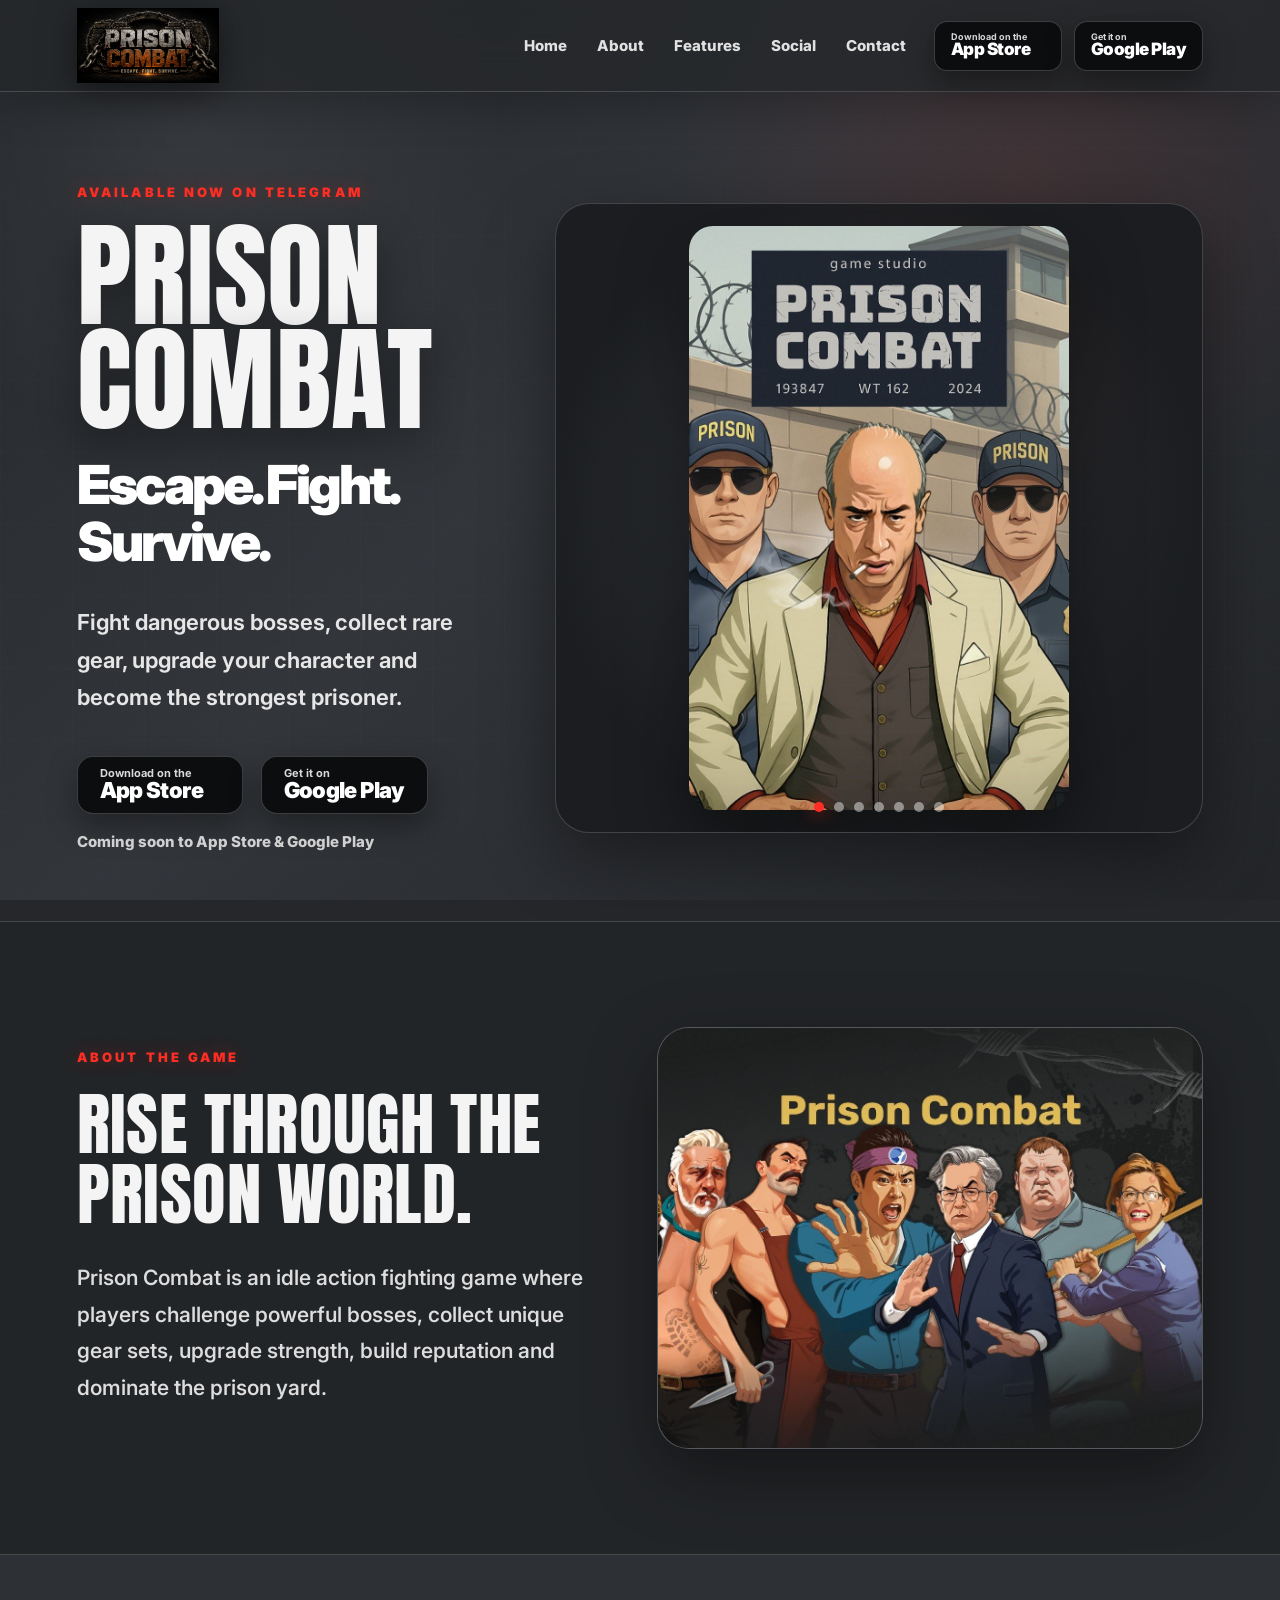
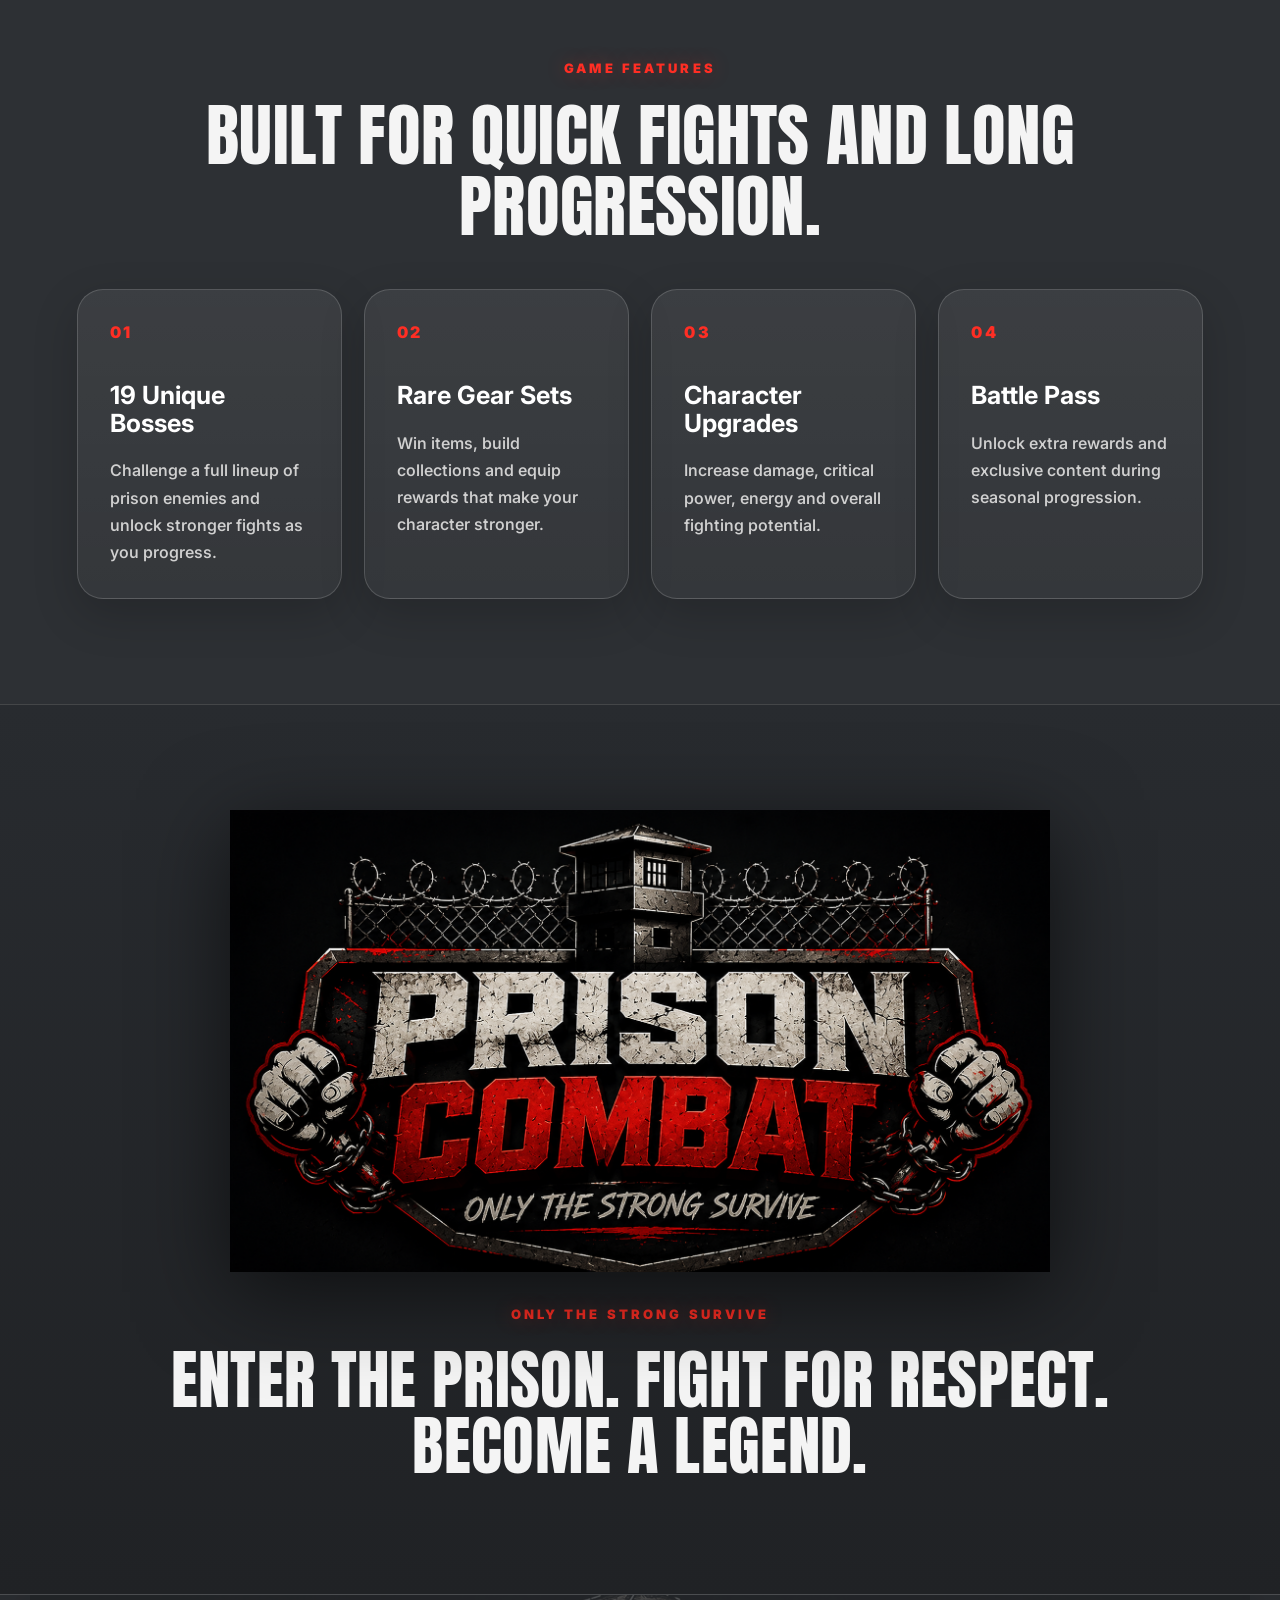
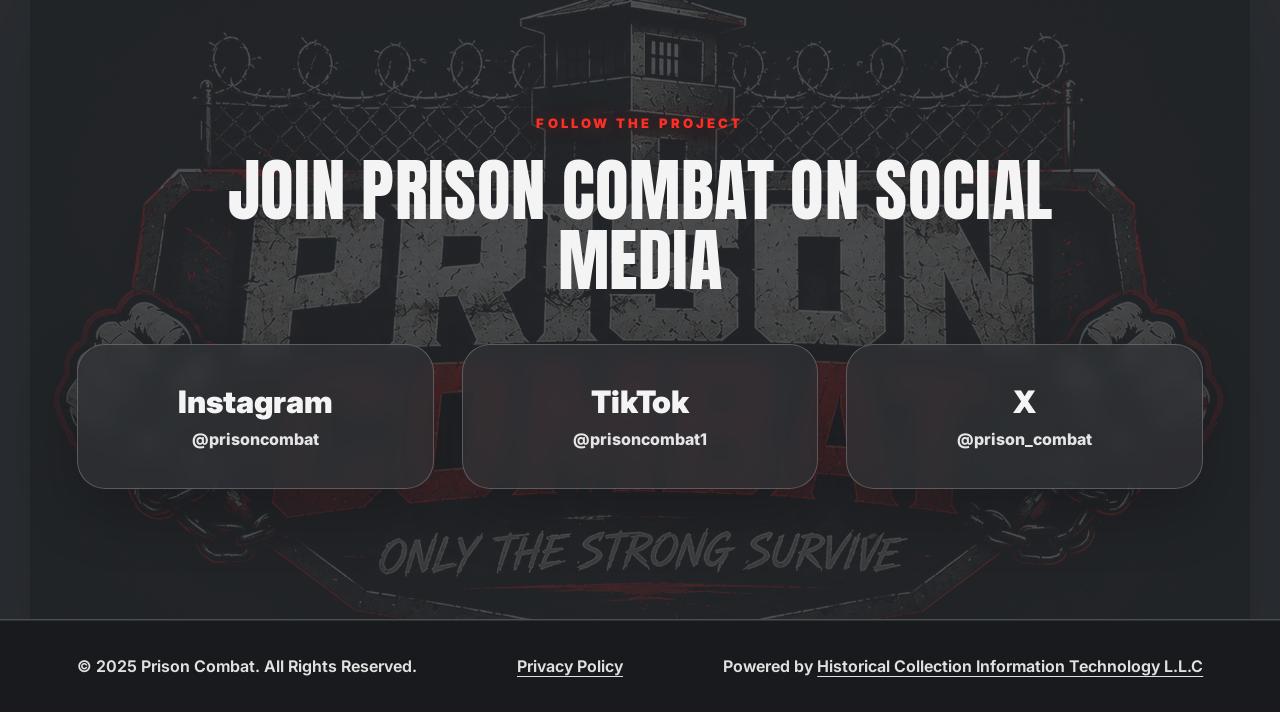
<file: index.html>
<!DOCTYPE html>
<html lang="en">
<head>
  <meta charset="UTF-8" />
  <meta name="msvalidate.01" content="CE98CB8F4FC32F13D382E1F34D96C1E4" />
  <meta name="viewport" content="width=device-width, initial-scale=1.0" />
  <title>Prison Combat - Escape. Fight. Survive.</title>
  <meta name="description" content="Fight dangerous bosses, collect rare gear, upgrade your character and become the strongest prisoner in Prison Combat." />
  <link rel="preconnect" href="https://fonts.googleapis.com">
  <link rel="preconnect" href="https://fonts.gstatic.com" crossorigin>
  <link href="https://fonts.googleapis.com/css2?family=Anton&family=Inter:wght@400;500;600;700;800;900&display=swap" rel="stylesheet">
  <link rel="stylesheet" href="style.css" />
  <link rel="icon" type="image/png" href="favicon.png">
<meta property="og:title" content="Prison Combat - Escape. Fight. Survive.">
<meta property="og:description" content="Fight dangerous bosses, collect rare gear, upgrade your character and become the strongest prisoner in Prison Combat.">
<meta property="og:image" content="https://www.prisoncombat.net/logo2.png">
<meta property="og:url" content="https://www.prisoncombat.net/">
<meta property="og:type" content="website">
</head>
<body>
  <header class="site-header">
    <a class="brand" href="index.html" aria-label="Prison Combat home">
      <img src="logo1.png" alt="Prison Combat" />
    </a>

    <button class="nav-toggle" aria-label="Open menu" aria-expanded="false">☰</button>

    <nav class="site-nav">
      <a href="index.html#home">Home</a>
      <a href="index.html#about">About</a>
      <a href="index.html#features">Features</a>
      <a href="index.html#social">Social</a>
      <a href="contact.html">Contact</a>
    </nav>

    <div class="header-actions">
      <a class="store-badge small" href="https://t.me/prisoncombat_bot" target="_blank" rel="noopener">
        <span>Download on the</span><strong>App Store</strong>
      </a>
      <a class="store-badge small" href="https://t.me/prisoncombat_bot" target="_blank" rel="noopener">
        <span>Get it on</span><strong>Google Play</strong>
      </a>
    </div>
  </header>

  <main>
    <section id="home" class="hero">
      <div class="hero-bg-grid"></div>
      <div class="hero-content">
        <p class="eyebrow">Available now on Telegram</p>
        <h1>Prison Combat</h1>
        <h2>Escape. Fight. Survive.</h2>
        <p class="hero-text">Fight dangerous bosses, collect rare gear, upgrade your character and become the strongest prisoner.</p>

        <div class="store-row">
          <a class="store-badge" href="https://t.me/prisoncombat" target="_blank" rel="noopener">
            <span>Download on the</span><strong>App Store</strong>
          </a>
          <a class="store-badge" href="https://t.me/prisoncombat" target="_blank" rel="noopener">
            <span>Get it on</span><strong>Google Play</strong>
          </a>
        </div>
        <p class="soon">Coming soon to App Store &amp; Google Play</p>
      </div>

      <div class="hero-slider" aria-label="Prison Combat screenshots">
        <div class="slide active"><img src="photogallery1.jpg" alt="Prison Combat prison studio artwork" /></div>
        <div class="slide"><img src="photogallery2.jpg" alt="Prison Combat mobile gameplay preview" /></div>
        <div class="slide"><img src="photogallery3.jpg" alt="Prison Combat characters lineup" /></div>
        <div class="slide"><img src="photogallery4.jpg" alt="Prison Combat crypto miner boss" /></div>
        <div class="slide"><img src="photogallery5.jpg" alt="Prison Combat girl boss fight" /></div>
        <div class="slide"><img src="photogallery6.jpg" alt="Prison Combat bosses list" /></div>
        <div class="slide"><img src="photogallery7.jpg" alt="Prison Combat victory reward screen" /></div>
        <div class="slider-dots" aria-hidden="true"></div>
      </div>
    </section>

    <section id="about" class="section about-section">
      <div class="section-copy">
        <p class="eyebrow">About the game</p>
        <h2>Rise through the prison world.</h2>
        <p>Prison Combat is an idle action fighting game where players challenge powerful bosses, collect unique gear sets, upgrade strength, build reputation and dominate the prison yard.</p>
      </div>
      <div class="about-card">
        <img src="photogallery3.jpg" alt="Prison Combat characters" />
      </div>
    </section>

    <section id="features" class="section features-section">
      <div class="section-heading centered">
        <p class="eyebrow">Game features</p>
        <h2>Built for quick fights and long progression.</h2>
      </div>
      <div class="features-grid">
        <article class="feature-card">
          <span>01</span>
          <h3>19 Unique Bosses</h3>
          <p>Challenge a full lineup of prison enemies and unlock stronger fights as you progress.</p>
        </article>
        <article class="feature-card">
          <span>02</span>
          <h3>Rare Gear Sets</h3>
          <p>Win items, build collections and equip rewards that make your character stronger.</p>
        </article>
        <article class="feature-card">
          <span>03</span>
          <h3>Character Upgrades</h3>
          <p>Increase damage, critical power, energy and overall fighting potential.</p>
        </article>
        <article class="feature-card">
          <span>04</span>
          <h3>Battle Pass</h3>
          <p>Unlock extra rewards and exclusive content during seasonal progression.</p>
        </article>
      </div>
    </section>

    <section class="brand-showcase" aria-label="Prison Combat brand showcase">
      <img src="logo2.png" alt="Prison Combat logo" />
      <div class="brand-showcase-text">
        <p class="eyebrow">Only the strong survive</p>
        <h2>Enter the prison. Fight for respect. Become a legend.</h2>
      </div>
    </section>

    <section id="social" class="social-section">
      <img class="social-watermark" src="logo2.png" alt="" aria-hidden="true" />
      <div class="section-heading centered social-copy">
        <p class="eyebrow">Follow the project</p>
        <h2>Join Prison Combat on social media</h2>
      </div>
      <div class="social-grid">
        <a href="https://www.instagram.com/prisoncombat/" target="_blank" rel="noopener" class="social-card">
          <strong>Instagram</strong>
          <span>@prisoncombat</span>
        </a>
        <a href="https://www.tiktok.com/@prisoncombat1" target="_blank" rel="noopener" class="social-card">
          <strong>TikTok</strong>
          <span>@prisoncombat1</span>
        </a>
        <a href="https://x.com/prison_combat" target="_blank" rel="noopener" class="social-card">
          <strong>X</strong>
          <span>@prison_combat</span>
        </a>
      </div>
    </section>
  </main>

  <footer class="site-footer">
    <p>© 2025 Prison Combat. All Rights Reserved.</p>
    <p>
    <a href="privacy-policy.html">Privacy Policy</a>
     </p>
    
    <p>Powered by <a href="https://historicalcollectionit.com" target="_blank" rel="noopener">Historical Collection Information Technology L.L.C</a></p>
  </footer>

  <script src="main.js"></script>
</body>
</html>
</file>
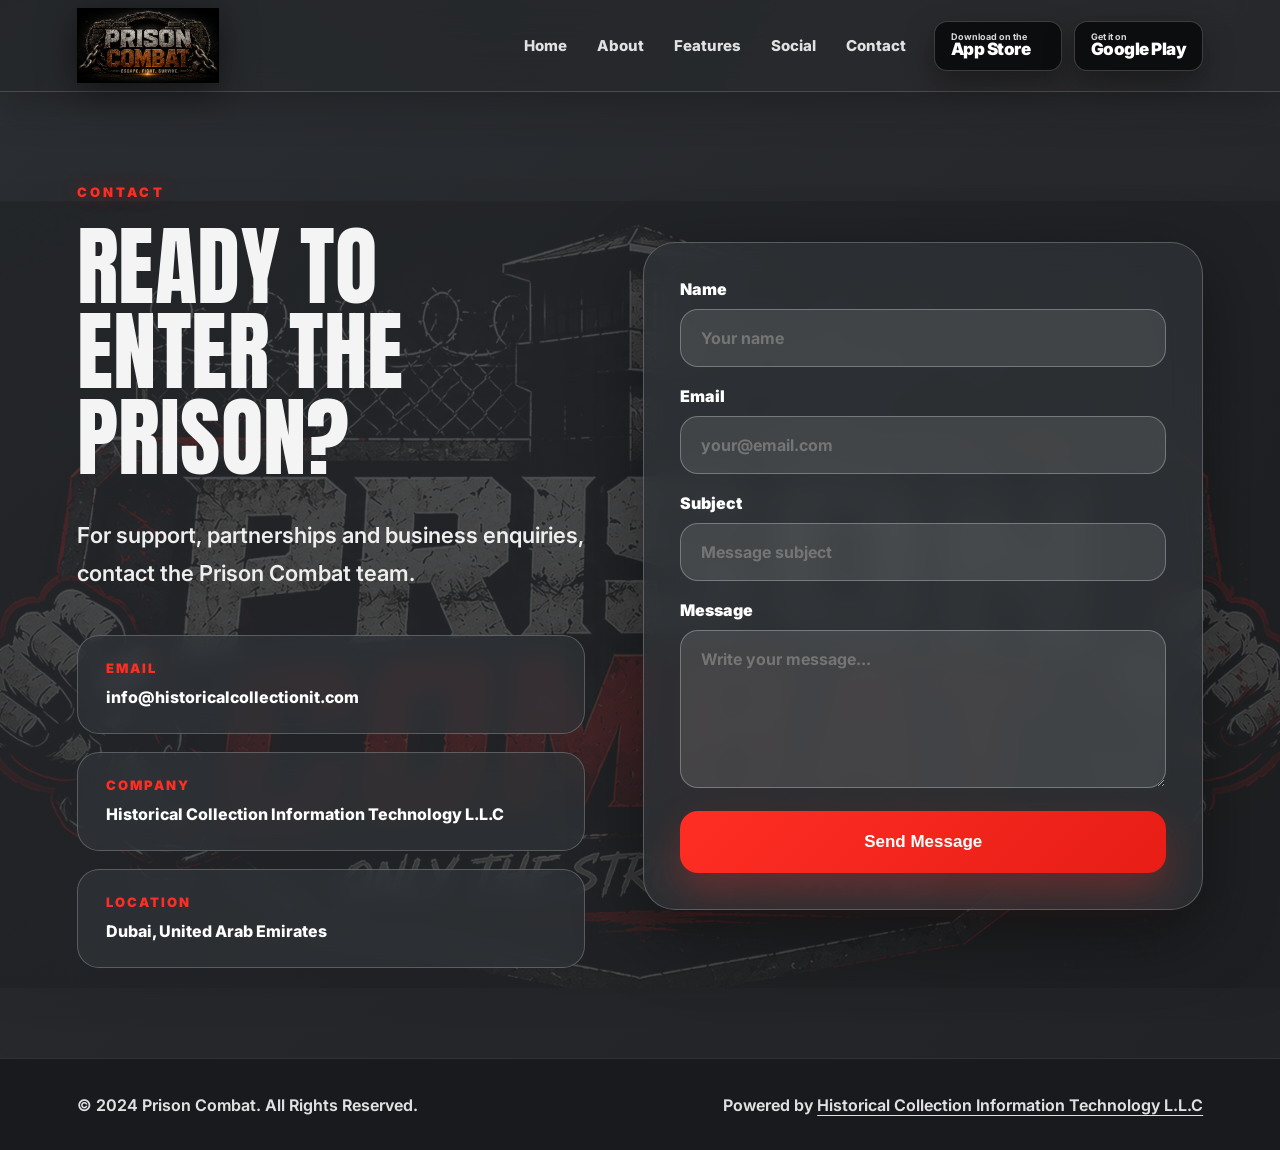
<file: contact.html>
<!DOCTYPE html>
<html lang="en">
<head>
  <meta charset="UTF-8" />
  <meta name="msvalidate.01" content="CE98CB8F4FC32F13D382E1F34D96C1E4" />
  <meta name="viewport" content="width=device-width, initial-scale=1.0" />
  <title>Contact - Prison Combat</title>
  <meta name="description" content="Contact the Prison Combat team for support, partnerships and business enquiries." />
  <link rel="preconnect" href="https://fonts.googleapis.com">
  <link rel="preconnect" href="https://fonts.gstatic.com" crossorigin>
  <link href="https://fonts.googleapis.com/css2?family=Anton&family=Inter:wght@400;500;600;700;800;900&display=swap" rel="stylesheet">
  <link rel="stylesheet" href="style.css" />
  <link rel="icon" type="image/png" href="favicon.png">
</head>
<body>
  <header class="site-header">
    <a class="brand" href="index.html" aria-label="Prison Combat home">
      <img src="logo1.png" alt="Prison Combat" />
    </a>

    <button class="nav-toggle" aria-label="Open menu" aria-expanded="false">☰</button>

    <nav class="site-nav">
      <a href="index.html#home">Home</a>
      <a href="index.html#about">About</a>
      <a href="index.html#features">Features</a>
      <a href="index.html#social">Social</a>
      <a href="contact.html">Contact</a>
    </nav>

    <div class="header-actions">
      <a class="store-badge small" href="https://t.me/prisoncombat" target="_blank" rel="noopener">
        <span>Download on the</span><strong>App Store</strong>
      </a>
      <a class="store-badge small" href="https://t.me/prisoncombat" target="_blank" rel="noopener">
        <span>Get it on</span><strong>Google Play</strong>
      </a>
    </div>
  </header>

  <main class="contact-page">
    <img class="contact-bg-logo" src="logo2.png" alt="" aria-hidden="true" />
    <section class="contact-wrap">
      <div class="contact-info">
        <p class="eyebrow">Contact</p>
        <h1>Ready to enter the prison?</h1>
        <p class="contact-lead">For support, partnerships and business enquiries, contact the Prison Combat team.</p>

        <div class="info-list">
          <div class="info-item">
            <span>Email</span>
            <a href="mailto:info@historicalcollectionit.com">info@historicalcollectionit.com</a>
          </div>
          <div class="info-item">
            <span>Company</span>
            <p>Historical Collection Information Technology L.L.C</p>
          </div>
          <div class="info-item">
            <span>Location</span>
            <p>Dubai, United Arab Emirates</p>
          </div>
        </div>
      </div>

      <form class="contact-form" action="mailto:info@historicalcollectionit.com" method="post" enctype="text/plain">
        <label>
          Name
          <input type="text" name="name" placeholder="Your name" required />
        </label>
        <label>
          Email
          <input type="email" name="email" placeholder="your@email.com" required />
        </label>
        <label>
          Subject
          <input type="text" name="subject" placeholder="Message subject" required />
        </label>
        <label>
          Message
          <textarea name="message" rows="6" placeholder="Write your message..." required></textarea>
        </label>
        <button type="submit">Send Message</button>
      </form>
    </section>
  </main>

  <footer class="site-footer">
    <p>© 2024 Prison Combat. All Rights Reserved.</p>
    <p>Powered by <a href="https://historicalcollectionit.com" target="_blank" rel="noopener">Historical Collection Information Technology L.L.C</a></p>
  </footer>

  <script src="main.js"></script>
</body>
</html>
</file>
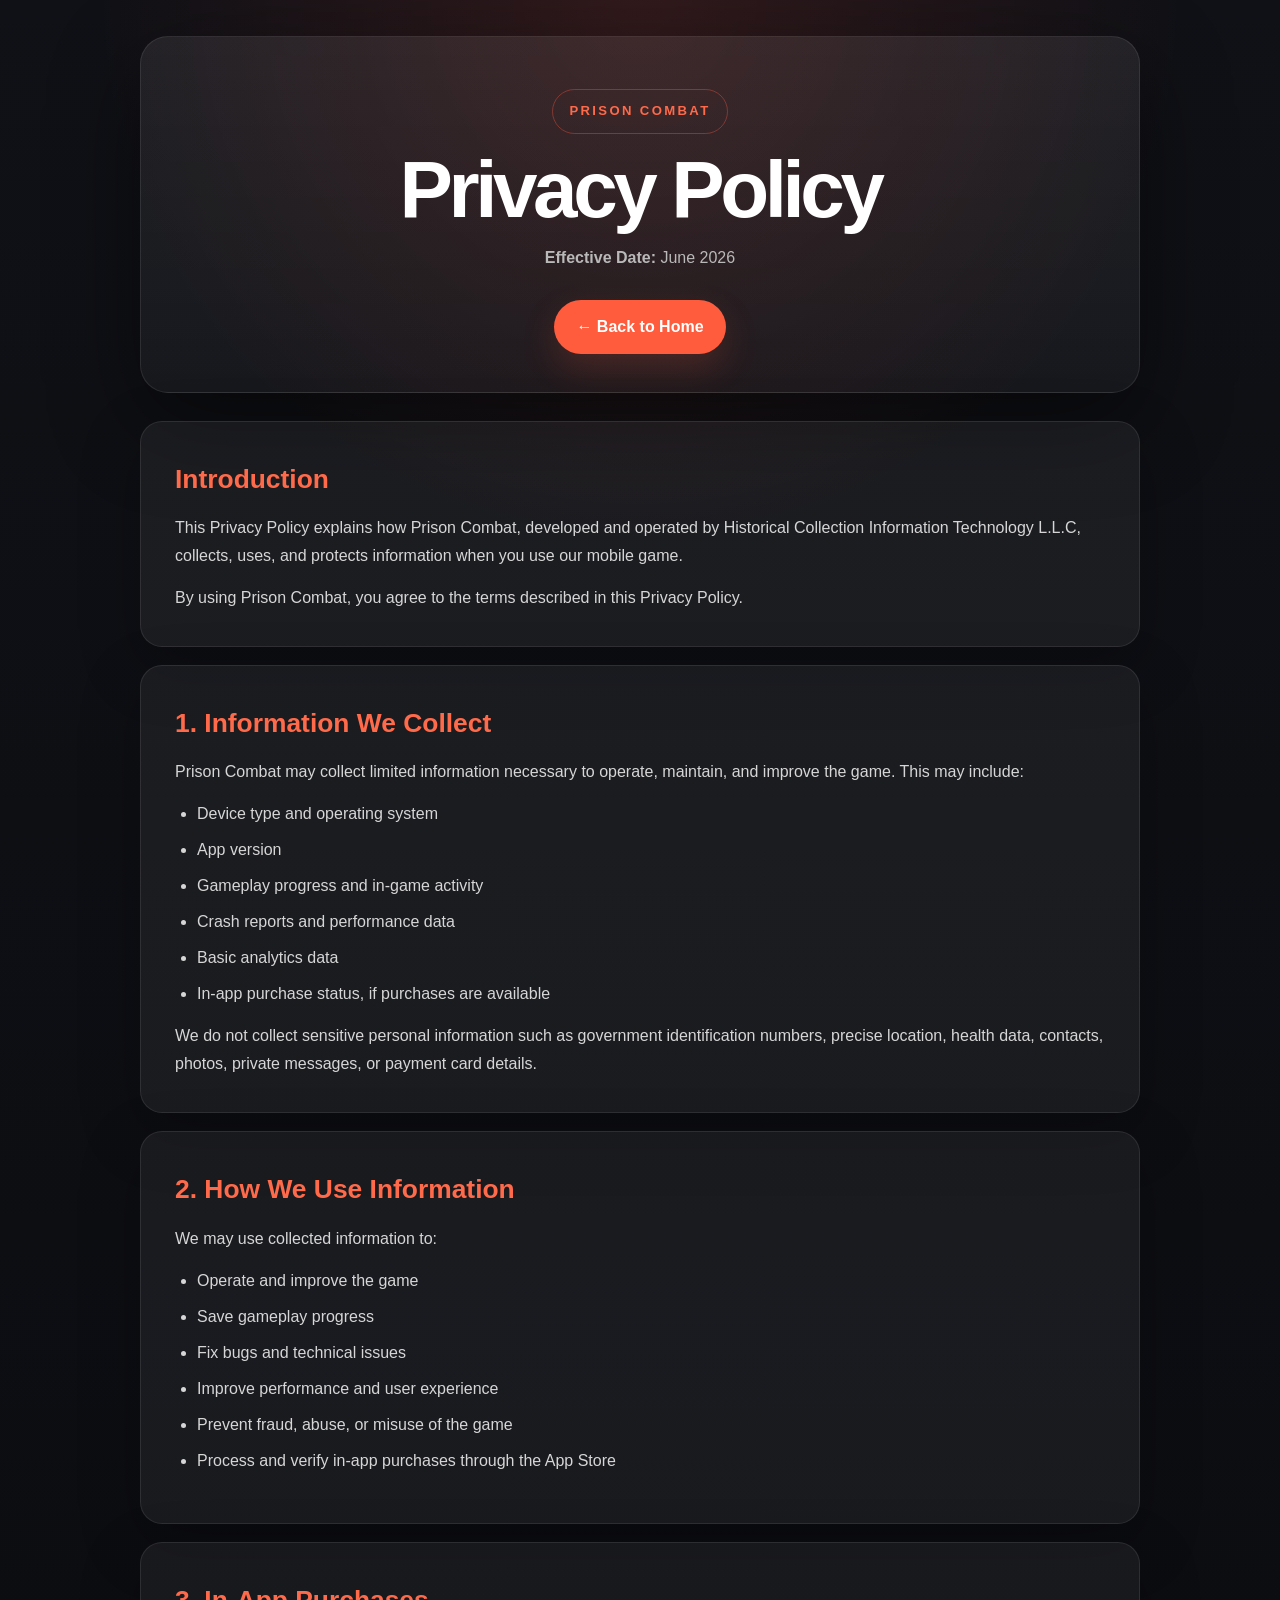
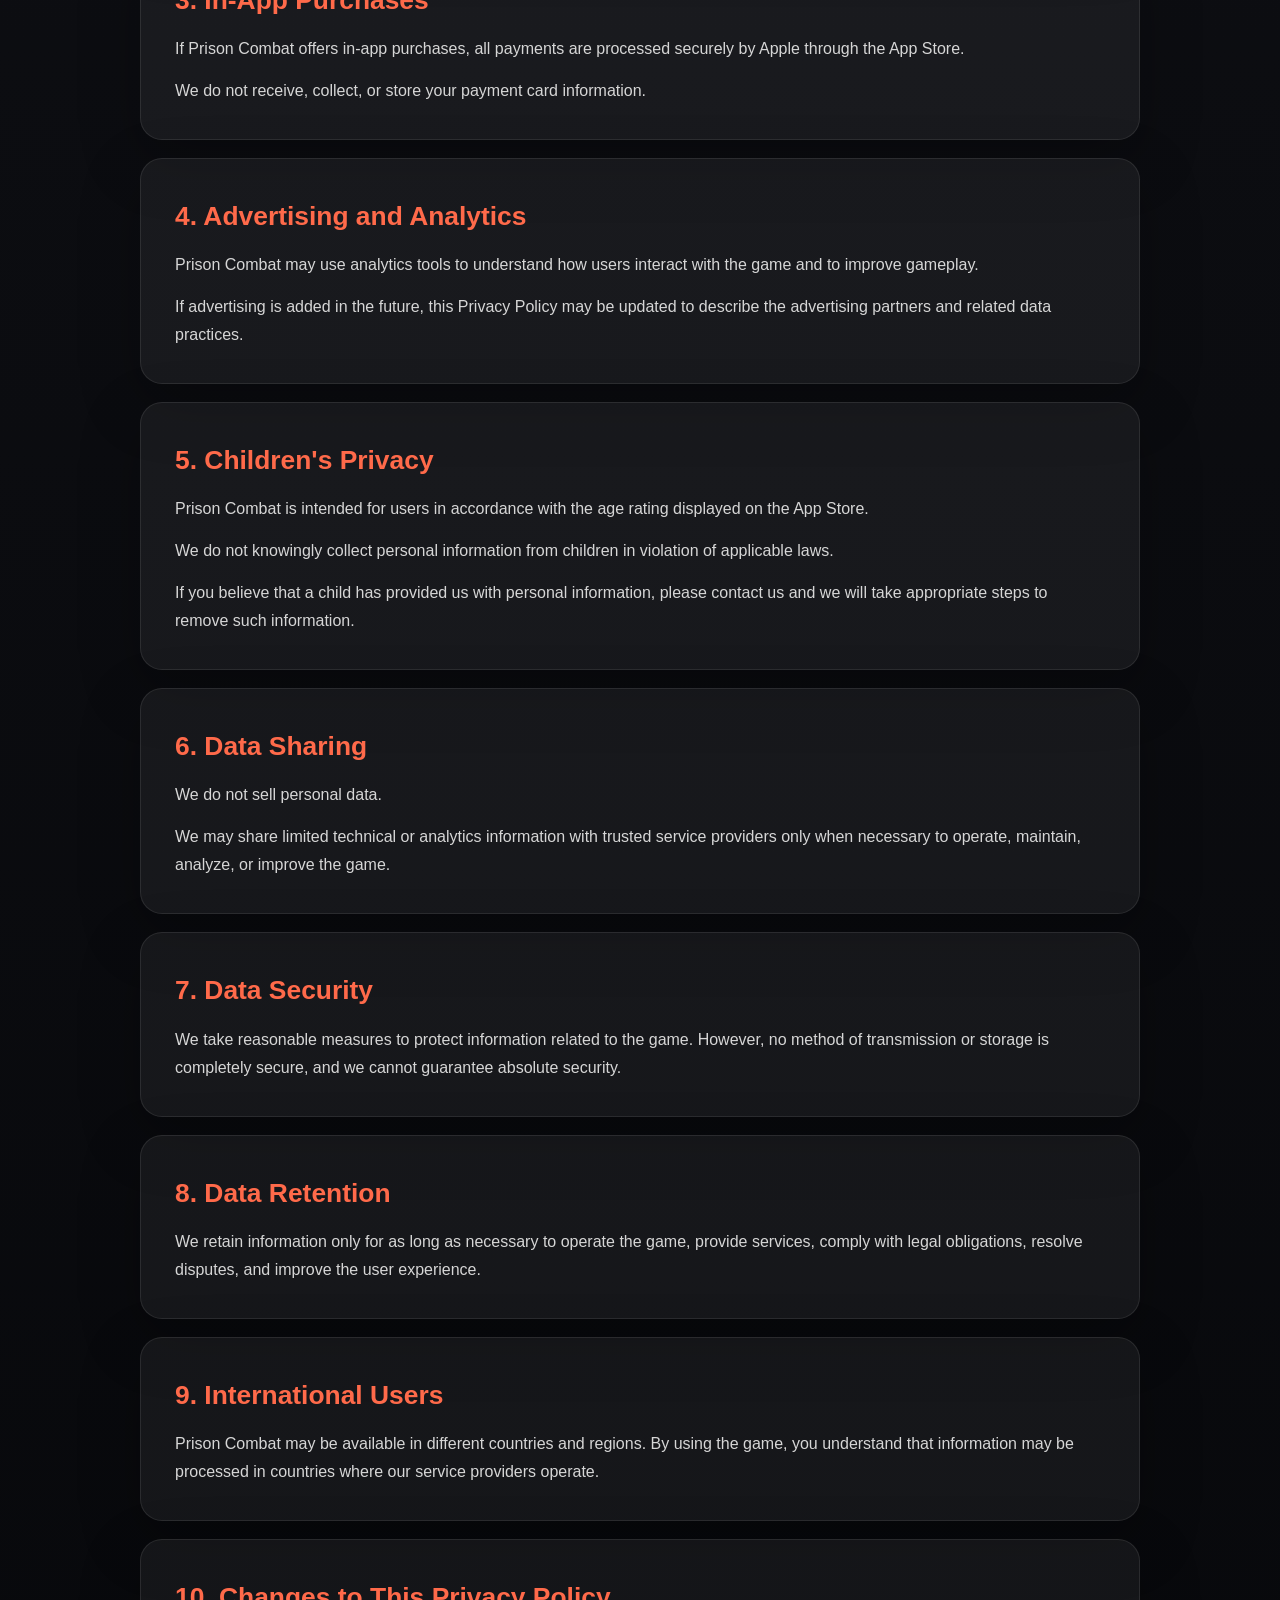
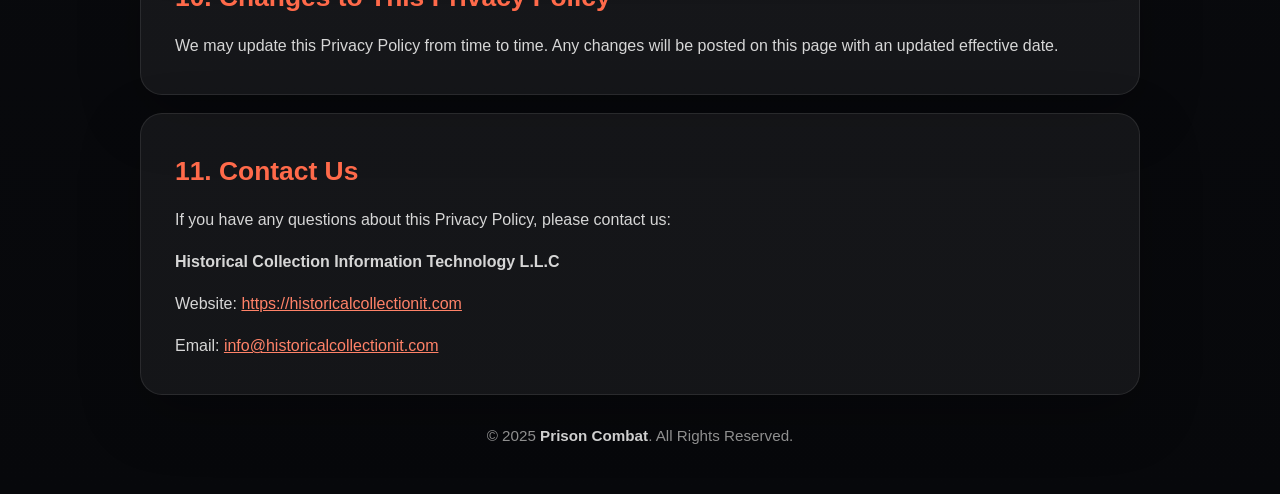
<file: privacy-policy.html>
<!DOCTYPE html>
<html lang="en">
<head>
<meta charset="UTF-8">
<meta name="viewport" content="width=device-width, initial-scale=1.0">

<title>Privacy Policy | Prison Combat</title>
<meta name="description" content="Privacy Policy for Prison Combat mobile game.">

<style>
* {
  margin: 0;
  padding: 0;
  box-sizing: border-box;
}

body {
  font-family: Arial, Helvetica, sans-serif;
  background:
    radial-gradient(circle at top, rgba(255, 77, 61, 0.14), transparent 34rem),
    linear-gradient(180deg, #101116 0%, #07080b 100%);
  color: #e8e8e8;
  line-height: 1.75;
}

.wrapper {
  width: min(1000px, calc(100% - 32px));
  margin: 0 auto;
  padding: 36px 0 44px;
}

.header {
  text-align: center;
  padding: 52px 22px 38px;
  border: 1px solid rgba(255,255,255,0.09);
  border-radius: 28px;
  background: linear-gradient(180deg, rgba(255,255,255,0.075), rgba(255,255,255,0.035));
  box-shadow: 0 30px 90px rgba(0,0,0,0.45);
}

.brand {
  display: inline-flex;
  align-items: center;
  justify-content: center;
  padding: 10px 16px;
  margin-bottom: 18px;
  border-radius: 999px;
  border: 1px solid rgba(255, 91, 61, 0.36);
  color: #ff6a4a;
  font-weight: 800;
  letter-spacing: 0.18em;
  font-size: 0.82rem;
  text-transform: uppercase;
}

h1 {
  font-size: clamp(2.4rem, 8vw, 5rem);
  line-height: 0.95;
  margin-bottom: 16px;
  color: #ffffff;
  letter-spacing: -0.055em;
}

.effective {
  color: #b9b9b9;
  font-size: 1rem;
}

.back-btn {
  display: inline-flex;
  align-items: center;
  justify-content: center;
  margin-top: 28px;
  padding: 13px 22px;
  border-radius: 999px;
  background: #ff5b3d;
  color: #ffffff;
  text-decoration: none;
  font-weight: 800;
  box-shadow: 0 14px 34px rgba(255, 91, 61, 0.18);
}

.content {
  margin-top: 28px;
}

.card {
  margin-bottom: 18px;
  padding: clamp(22px, 4vw, 34px);
  border-radius: 22px;
  border: 1px solid rgba(255,255,255,0.09);
  background: rgba(255,255,255,0.055);
  box-shadow: 0 20px 60px rgba(0,0,0,0.25);
}

.card h2 {
  margin-bottom: 12px;
  color: #ff6a4a;
  font-size: clamp(1.25rem, 3vw, 1.65rem);
}

.card p {
  margin-bottom: 14px;
  color: #d6d6d6;
}

.card p:last-child {
  margin-bottom: 0;
}

ul {
  padding-left: 22px;
  margin: 12px 0 14px;
}

li {
  color: #d6d6d6;
  margin-bottom: 8px;
}

a {
  color: #ff8268;
}

.footer {
  margin-top: 28px;
  text-align: center;
  color: #8f8f8f;
  font-size: 0.95rem;
}

.footer strong {
  color: #cfcfcf;
}

@media (max-width: 680px) {
  .wrapper {
    width: min(100% - 22px, 1000px);
    padding-top: 20px;
  }

  .header {
    padding: 38px 16px 30px;
    border-radius: 22px;
  }

  .card {
    border-radius: 18px;
  }
}
</style>
</head>

<body>

<div class="wrapper">

  <header class="header">
    <div class="brand">Prison Combat</div>
    <h1>Privacy Policy</h1>
    <p class="effective"><strong>Effective Date:</strong> June 2026</p>
    <a class="back-btn" href="https://www.prisoncombat.net/">← Back to Home</a>
  </header>

  <main class="content">

    <section class="card">
      <h2>Introduction</h2>
      <p>
        This Privacy Policy explains how Prison Combat, developed and operated by Historical Collection Information Technology L.L.C, collects, uses, and protects information when you use our mobile game.
      </p>
      <p>
        By using Prison Combat, you agree to the terms described in this Privacy Policy.
      </p>
    </section>

    <section class="card">
      <h2>1. Information We Collect</h2>
      <p>
        Prison Combat may collect limited information necessary to operate, maintain, and improve the game. This may include:
      </p>
      <ul>
        <li>Device type and operating system</li>
        <li>App version</li>
        <li>Gameplay progress and in-game activity</li>
        <li>Crash reports and performance data</li>
        <li>Basic analytics data</li>
        <li>In-app purchase status, if purchases are available</li>
      </ul>
      <p>
        We do not collect sensitive personal information such as government identification numbers, precise location, health data, contacts, photos, private messages, or payment card details.
      </p>
    </section>

    <section class="card">
      <h2>2. How We Use Information</h2>
      <p>We may use collected information to:</p>
      <ul>
        <li>Operate and improve the game</li>
        <li>Save gameplay progress</li>
        <li>Fix bugs and technical issues</li>
        <li>Improve performance and user experience</li>
        <li>Prevent fraud, abuse, or misuse of the game</li>
        <li>Process and verify in-app purchases through the App Store</li>
      </ul>
    </section>

    <section class="card">
      <h2>3. In-App Purchases</h2>
      <p>
        If Prison Combat offers in-app purchases, all payments are processed securely by Apple through the App Store.
      </p>
      <p>
        We do not receive, collect, or store your payment card information.
      </p>
    </section>

    <section class="card">
      <h2>4. Advertising and Analytics</h2>
      <p>
        Prison Combat may use analytics tools to understand how users interact with the game and to improve gameplay.
      </p>
      <p>
        If advertising is added in the future, this Privacy Policy may be updated to describe the advertising partners and related data practices.
      </p>
    </section>

    <section class="card">
      <h2>5. Children's Privacy</h2>
      <p>
        Prison Combat is intended for users in accordance with the age rating displayed on the App Store.
      </p>
      <p>
        We do not knowingly collect personal information from children in violation of applicable laws.
      </p>
      <p>
        If you believe that a child has provided us with personal information, please contact us and we will take appropriate steps to remove such information.
      </p>
    </section>

    <section class="card">
      <h2>6. Data Sharing</h2>
      <p>
        We do not sell personal data.
      </p>
      <p>
        We may share limited technical or analytics information with trusted service providers only when necessary to operate, maintain, analyze, or improve the game.
      </p>
    </section>

    <section class="card">
      <h2>7. Data Security</h2>
      <p>
        We take reasonable measures to protect information related to the game. However, no method of transmission or storage is completely secure, and we cannot guarantee absolute security.
      </p>
    </section>

    <section class="card">
      <h2>8. Data Retention</h2>
      <p>
        We retain information only for as long as necessary to operate the game, provide services, comply with legal obligations, resolve disputes, and improve the user experience.
      </p>
    </section>

    <section class="card">
      <h2>9. International Users</h2>
      <p>
        Prison Combat may be available in different countries and regions. By using the game, you understand that information may be processed in countries where our service providers operate.
      </p>
    </section>

    <section class="card">
      <h2>10. Changes to This Privacy Policy</h2>
      <p>
        We may update this Privacy Policy from time to time. Any changes will be posted on this page with an updated effective date.
      </p>
    </section>

    <section class="card">
      <h2>11. Contact Us</h2>
      <p>
        If you have any questions about this Privacy Policy, please contact us:
      </p>
      <p>
        <strong>Historical Collection Information Technology L.L.C</strong>
      </p>
      <p>
        Website: <a href="https://historicalcollectionit.com" target="_blank" rel="noopener noreferrer">https://historicalcollectionit.com</a>
      </p>
      <p>
        Email: <a href="mailto:info@historicalcollectionit.com">info@historicalcollectionit.com</a>
      </p>
    </section>

  </main>

  <footer class="footer">
    <p>© 2025 <strong>Prison Combat</strong>. All Rights Reserved.</p>
  </footer>

</div>

</body>
</html>
</file>
<file: style.css>
:root{
  --bg:#25272a;
  --bg-2:#2d3034;
  --bg-3:#373b40;
  --panel:rgba(49,52,57,.74);
  --panel-solid:#34383d;
  --line:rgba(255,255,255,.16);
  --text:#f4f4f4;
  --muted:#c8c8c8;
  --soft:#969ca3;
  --red:#ff2e24;
  --red-dark:#b91515;
  --shadow:0 24px 70px rgba(0,0,0,.42);
  --radius:28px;
}
*{box-sizing:border-box}
html{scroll-behavior:smooth}
body{
  margin:0;
  background:var(--bg);
  color:var(--text);
  font-family:Inter,system-ui,-apple-system,BlinkMacSystemFont,"Segoe UI",sans-serif;
  overflow-x:hidden;
}
a{color:inherit;text-decoration:none}
img{max-width:100%;display:block}
body:before{
  content:"";
  position:fixed;
  inset:0;
  z-index:-3;
  background:
    radial-gradient(circle at 15% 15%,rgba(255,255,255,.06),transparent 24%),
    radial-gradient(circle at 80% 20%,rgba(255,46,36,.08),transparent 28%),
    linear-gradient(135deg,#222529 0%,#303338 45%,#202225 100%);
}
body:after{
  content:"";
  position:fixed;
  inset:0;
  z-index:-2;
  pointer-events:none;
  opacity:.12;
  background-image:url("data:image/svg+xml,%3Csvg width='180' height='180' viewBox='0 0 180 180' xmlns='http://www.w3.org/2000/svg'%3E%3Cfilter id='n'%3E%3CfeTurbulence type='fractalNoise' baseFrequency='.8' numOctaves='3' stitchTiles='stitch'/%3E%3C/filter%3E%3Crect width='180' height='180' filter='url(%23n)' opacity='.35'/%3E%3C/svg%3E");
}
.site-header{
  position:sticky;
  top:0;
  z-index:50;
  height:92px;
  padding:14px 6vw;
  display:flex;
  align-items:center;
  gap:28px;
  border-bottom:1px solid var(--line);
  background:rgba(37,39,42,.78);
  backdrop-filter:blur(18px);
  box-shadow:0 14px 40px rgba(0,0,0,.22);
}
.brand{display:flex;align-items:center;min-width:165px}
.brand img{width:142px;height:auto;filter:drop-shadow(0 8px 18px rgba(0,0,0,.5))}
.site-nav{margin-left:auto;display:flex;align-items:center;gap:30px;font-weight:800;font-size:15px;color:#f1f1f1}
.site-nav a{opacity:.92;transition:.2s ease}
.site-nav a:hover{color:var(--red);opacity:1}
.header-actions{display:flex;gap:12px;align-items:center}
.store-badge{
  min-width:166px;
  height:58px;
  display:flex;
  flex-direction:column;
  justify-content:center;
  padding:0 22px;
  background:#0c0d0f;
  border:1px solid rgba(255,255,255,.2);
  border-radius:16px;
  box-shadow:0 12px 30px rgba(0,0,0,.35);
  transition:.25s ease;
}
.store-badge:hover{transform:translateY(-2px);border-color:rgba(255,46,36,.65);box-shadow:0 18px 44px rgba(255,46,36,.18)}
.store-badge span{font-size:11px;line-height:1;font-weight:700;color:#d8d8d8}
.store-badge strong{font-size:22px;line-height:1.05;font-weight:900;letter-spacing:-.03em;color:white}
.store-badge.small{min-width:128px;height:50px;padding:0 16px;border-radius:13px}
.store-badge.small span{font-size:9px}.store-badge.small strong{font-size:17px}
.nav-toggle{display:none;margin-left:auto;background:transparent;color:white;border:1px solid var(--line);border-radius:12px;font-size:22px;padding:8px 12px}
.hero{
  min-height:calc(100vh - 92px);
  padding:92px 6vw 70px;
  display:grid;
  grid-template-columns:minmax(420px,1fr) minmax(420px,650px);
  gap:58px;
  align-items:center;
  position:relative;
  overflow:hidden;
}
.hero-bg-grid{position:absolute;inset:0;pointer-events:none;background:linear-gradient(rgba(255,255,255,.045) 1px,transparent 1px),linear-gradient(90deg,rgba(255,255,255,.035) 1px,transparent 1px);background-size:72px 72px;mask-image:linear-gradient(to bottom,transparent,#000 15%,#000 78%,transparent);opacity:.35}
.hero-content,.hero-slider{position:relative;z-index:2}.eyebrow{text-transform:uppercase;letter-spacing:.24em;color:var(--red);font-weight:900;font-size:13px;margin:0 0 24px;text-shadow:0 0 18px rgba(255,46,36,.35)}
h1,.section-heading h2,.section-copy h2,.brand-showcase h2,.social-copy h2,.contact-info h1{font-family:Anton,Impact,sans-serif;font-weight:400;letter-spacing:.005em;text-transform:uppercase}
.hero h1{font-size:clamp(70px,9vw,138px);line-height:.9;margin:0 0 26px;letter-spacing:.005em;text-shadow:0 14px 40px rgba(0,0,0,.42)}
.hero h2{font-size:clamp(32px,4.2vw,64px);line-height:1.05;margin:0 0 34px;font-weight:900;letter-spacing:-.055em;color:#fff}
.hero-text{font-size:22px;line-height:1.7;max-width:720px;color:#e6e6e6;margin:0 0 40px;font-weight:650}
.store-row{display:flex;gap:18px;flex-wrap:wrap;margin-bottom:18px}.soon{font-size:15px;color:#d0d0d0;font-weight:800;margin:0}
.hero-slider{height:min(70vh,650px);min-height:520px;border-radius:34px;border:1px solid rgba(255,255,255,.17);background:radial-gradient(circle at center,rgba(255,255,255,.08),rgba(0,0,0,.18) 42%,#1b1d20 75%);box-shadow:var(--shadow);overflow:hidden}.slide{position:absolute;inset:0;display:flex;align-items:center;justify-content:center;padding:22px;opacity:0;transition:opacity .8s ease}.slide.active{opacity:1}.slide img{max-width:100%;max-height:100%;width:auto;height:auto;object-fit:contain;border-radius:24px;box-shadow:0 28px 70px rgba(0,0,0,.45)}.slider-dots{position:absolute;bottom:20px;left:50%;transform:translateX(-50%);display:flex;gap:10px;z-index:4}.slider-dots button{width:10px;height:10px;border-radius:50%;border:0;background:rgba(255,255,255,.45);padding:0}.slider-dots button.active{background:var(--red);box-shadow:0 0 18px rgba(255,46,36,.9)}
.section{padding:105px 6vw}.about-section{display:grid;grid-template-columns:1fr 1.05fr;gap:60px;align-items:center;background:rgba(32,34,37,.38);border-top:1px solid var(--line);border-bottom:1px solid var(--line)}.section-copy h2,.section-heading h2{font-size:clamp(44px,5.4vw,82px);line-height:1.02;margin:0 0 30px}.section-copy p:not(.eyebrow){font-size:21px;line-height:1.75;color:#ddd;max-width:740px;font-weight:560}.about-card{border-radius:32px;overflow:hidden;border:1px solid var(--line);box-shadow:var(--shadow);background:var(--panel-solid)}.about-card img{width:100%;height:420px;object-fit:cover}.centered{text-align:center;max-width:980px;margin:0 auto 48px}.features-section{background:var(--bg-2)}.features-grid{display:grid;grid-template-columns:repeat(4,1fr);gap:22px}.feature-card{min-height:270px;padding:32px;border-radius:26px;background:linear-gradient(180deg,rgba(255,255,255,.07),rgba(255,255,255,.035));border:1px solid var(--line);box-shadow:0 16px 45px rgba(0,0,0,.18)}.feature-card span{display:inline-flex;margin-bottom:40px;color:var(--red);font-weight:900;letter-spacing:.16em}.feature-card h3{font-size:25px;line-height:1.1;margin:0 0 20px;color:#fff}.feature-card p{margin:0;color:#d0d0d0;line-height:1.7;font-weight:550}
.brand-showcase{position:relative;padding:105px 6vw 115px;display:grid;place-items:center;text-align:center;overflow:hidden;border-top:1px solid var(--line);border-bottom:1px solid var(--line);background:linear-gradient(180deg,#282b2f,#202225)}.brand-showcase img{width:min(820px,92vw);filter:drop-shadow(0 20px 45px rgba(0,0,0,.6));margin-bottom:34px}.brand-showcase h2{max-width:950px;font-size:clamp(42px,5.1vw,76px);line-height:1.02;margin:0}.social-section{position:relative;padding:120px 6vw 130px;overflow:hidden;background:#292c30;border-bottom:1px solid var(--line)}.social-watermark{position:absolute;left:50%;top:50%;transform:translate(-50%,-50%);width:min(1220px,110vw);max-width:none;opacity:.18;filter:drop-shadow(0 28px 50px rgba(0,0,0,.6));pointer-events:none}.social-copy,.social-grid{position:relative;z-index:2}.social-grid{display:grid;grid-template-columns:repeat(3,1fr);gap:28px;max-width:1200px;margin:0 auto}.social-card{min-height:145px;padding:34px;border-radius:28px;background:rgba(48,51,55,.72);border:1px solid rgba(255,255,255,.22);backdrop-filter:blur(10px);display:flex;flex-direction:column;justify-content:center;align-items:center;box-shadow:0 24px 60px rgba(0,0,0,.22);transition:.25s ease}.social-card:hover{transform:translateY(-6px);border-color:rgba(255,46,36,.7);box-shadow:0 26px 70px rgba(255,46,36,.18)}.social-card strong{font-size:31px;font-weight:900}.social-card span{margin-top:9px;color:#e5e5e5;font-weight:800}.site-footer{min-height:92px;padding:28px 6vw;display:flex;align-items:center;justify-content:space-between;gap:25px;background:#181a1d;color:#e0e0e0;border-top:1px solid rgba(255,255,255,.1);font-weight:650}.site-footer p{margin:0}.site-footer a{text-decoration:underline;text-underline-offset:4px}
.contact-page{position:relative;min-height:calc(100vh - 92px);overflow:hidden;padding:92px 6vw 90px;display:flex;align-items:center;background:linear-gradient(135deg,#2b2e32,#232528)}.contact-bg-logo{position:absolute;left:50%;top:52%;transform:translate(-50%,-50%);width:min(1400px,128vw);max-width:none;opacity:.17;filter:drop-shadow(0 28px 60px rgba(0,0,0,.7));pointer-events:none}.contact-wrap{position:relative;z-index:2;width:100%;display:grid;grid-template-columns:1fr minmax(420px,560px);gap:58px;align-items:center}.contact-info h1{font-size:clamp(54px,6.8vw,106px);line-height:.98;margin:0 0 36px}.contact-lead{font-size:22px;line-height:1.75;color:#eee;max-width:760px;margin:0 0 42px;font-weight:600}.info-list{display:grid;gap:18px;max-width:680px}.info-item{padding:24px 28px;border-radius:22px;border:1px solid rgba(255,255,255,.22);background:rgba(50,53,58,.68);backdrop-filter:blur(10px)}.info-item span{display:block;margin-bottom:10px;text-transform:uppercase;letter-spacing:.16em;color:var(--red);font-weight:900;font-size:13px}.info-item p,.info-item a{font-weight:800;margin:0;color:white;line-height:1.45}.contact-form{padding:36px;border-radius:32px;border:1px solid rgba(255,255,255,.22);background:rgba(47,50,54,.78);backdrop-filter:blur(16px);box-shadow:var(--shadow)}.contact-form label{display:block;color:white;font-weight:900;margin-bottom:19px}.contact-form input,.contact-form textarea{width:100%;margin-top:10px;border-radius:18px;border:1px solid rgba(255,255,255,.28);background:rgba(255,255,255,.1);color:white;padding:18px 20px;font:700 16px Inter,sans-serif;outline:none}.contact-form input:focus,.contact-form textarea:focus{border-color:rgba(255,46,36,.75);box-shadow:0 0 0 4px rgba(255,46,36,.12)}.contact-form textarea{resize:vertical;min-height:150px}.contact-form button{width:100%;height:62px;border:0;border-radius:18px;background:linear-gradient(135deg,var(--red),#e71d16);color:white;font-weight:900;font-size:17px;cursor:pointer;box-shadow:0 18px 38px rgba(255,46,36,.27);transition:.25s ease}.contact-form button:hover{transform:translateY(-2px);box-shadow:0 24px 50px rgba(255,46,36,.34)}
@media (max-width:1180px){.header-actions{display:none}.hero{grid-template-columns:1fr;gap:44px}.hero-slider{height:620px}.features-grid{grid-template-columns:repeat(2,1fr)}.about-section,.contact-wrap{grid-template-columns:1fr}.contact-form{max-width:720px}.site-nav{gap:22px}}
@media (max-width:760px){.site-header{height:78px;padding:12px 20px}.brand img{width:116px}.nav-toggle{display:block}.site-nav{position:absolute;top:78px;left:16px;right:16px;display:none;flex-direction:column;gap:0;background:rgba(26,28,31,.96);border:1px solid var(--line);border-radius:22px;padding:12px;backdrop-filter:blur(18px)}.site-nav.open{display:flex}.site-nav a{width:100%;padding:16px;border-radius:14px}.site-nav a:hover{background:rgba(255,255,255,.06)}.hero{padding:62px 20px 54px;min-height:auto}.hero h1{font-size:64px}.hero h2{font-size:34px;margin-bottom:26px}.hero-text{font-size:18px;line-height:1.65}.store-badge{min-width:148px}.store-badge strong{font-size:19px}.hero-slider{min-height:420px;height:520px;border-radius:24px}.section{padding:76px 20px}.section-copy h2,.section-heading h2,.brand-showcase h2,.social-copy h2{font-size:42px}.about-card img{height:310px}.features-grid,.social-grid{grid-template-columns:1fr}.brand-showcase{padding:80px 20px}.social-section{padding:86px 20px}.social-watermark{width:160vw;opacity:.16}.contact-page{padding:62px 20px 70px}.contact-wrap{gap:34px}.contact-info h1{font-size:54px}.contact-lead{font-size:18px}.contact-form{padding:24px;border-radius:24px}.contact-bg-logo{width:185vw;opacity:.16}.site-footer{flex-direction:column;align-items:flex-start;font-size:14px}}
</file>
